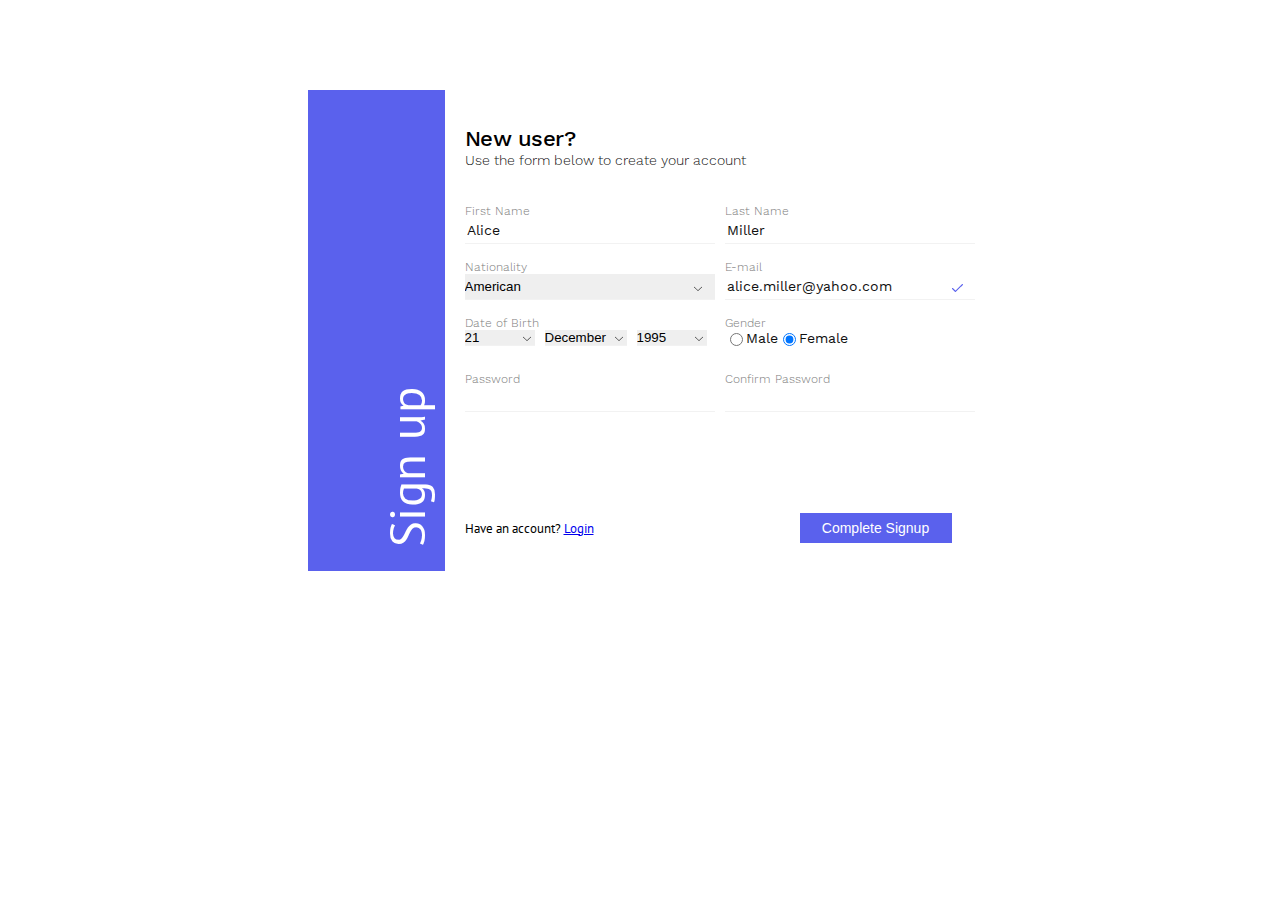
<file: index.html>
<!DOCTYPE html>
<html lang="en">

<head>
  <meta charset="UTF-8">
  <meta name="viewport" content="width=device-width, initial-scale=1.0">
  <meta http-equiv="X-UA-Compatible" content="ie=edge">
  <title>login singup</title>
  <!--Шрифты-->
  <link rel="stylesheet" href="./Fonts/work-pt-sans/stylesheet.css">
  <!--Стили оформления-->
  <!-- <link rel="stylesheet" href="./css/main_stylestyle.css"> -->
  <link rel="stylesheet" href="./css/min.css">
  <link rel="stylesheet" href="./css/reset.css">
</head>

<body>
  <div class="container">
    <div class="left-col">
      <span>Sign up</span>
    </div>
    <div class="right-col">
      <div class="right-col__title">
        New user?
      </div>
      <div class="right-col__subtitle">
        Use the form below to create your account
      </div>
      <form action="#" class="form">
        <div class="form__item">
          <span class="form__item-title">First Name</span>
          <input type="text" value="" placeholder="Alice" class="form__item-input">
        </div>
        <div class="form__item">
          <span class="form__item-title">Last Name</span>
          <input type="text" value="" placeholder="Miller" class="form__item-input">
        </div>
        <div class="form__item">
          <span class="form__item-title">Nationality</span>
          <select name="Nationality" id="Nationality" class="form__item-input arrow">
            <option>American</option>
          </select>
        </div>
        <div class="form__item">
          <span class="form__item-title ">E-mail</span>
          <input type="text" value="" placeholder="alice.miller@yahoo.com" class="form__item-input check">
        </div>
        <div class="form__item">
          <span class="form__item-title">Date of Birth </span>
          <div class="form__item-input-wrap">
            <select name="" id="" class="form__item-input arrow form__item-input_birth">
              <option value="">21</option>
            </select>
            <select name="" id="" class="form__item-input arrow form__item-input_birth">
              <option value="">December</option>
            </select>
            <select name="" id="" class="form__item-input arrow form__item-input_birth">
              <option value="">1995</option>
            </select>
          </div>
        </div>
        <div class="form__item">
          <span class="form__item-title">Gender </span>
          <div class="form__item-input-wrap">
            <input type="radio" name="Gender" id="input-male">
            <label for="input-male" class="form__item-input_label">Male</label>
            <input type="radio" name="Gender" id="input-female" checked>
            <label for="input-female" class="form__item-input_label">Female</label>
          </div>
        </div>
        <div class="form__item">
          <span class="form__item-title">Password</span>
          <input type="password" value="" placeholder="" class="form__item-input">
        </div>
        <div class="form__item">
          <span class="form__item-title">Confirm Password</span>
          <input type="password" value="" placeholder="" class="form__item-input">
        </div>
      </form>
      <div class="right-col__send">
        <span class="right-col__send-account">Have an account?
          <a href="#">Login</a></span>
        <input type="button" value="Complete Signup" class="right-col__send-btn">
      </div>
    </div>
  </div>
</body>

</html>
</file>
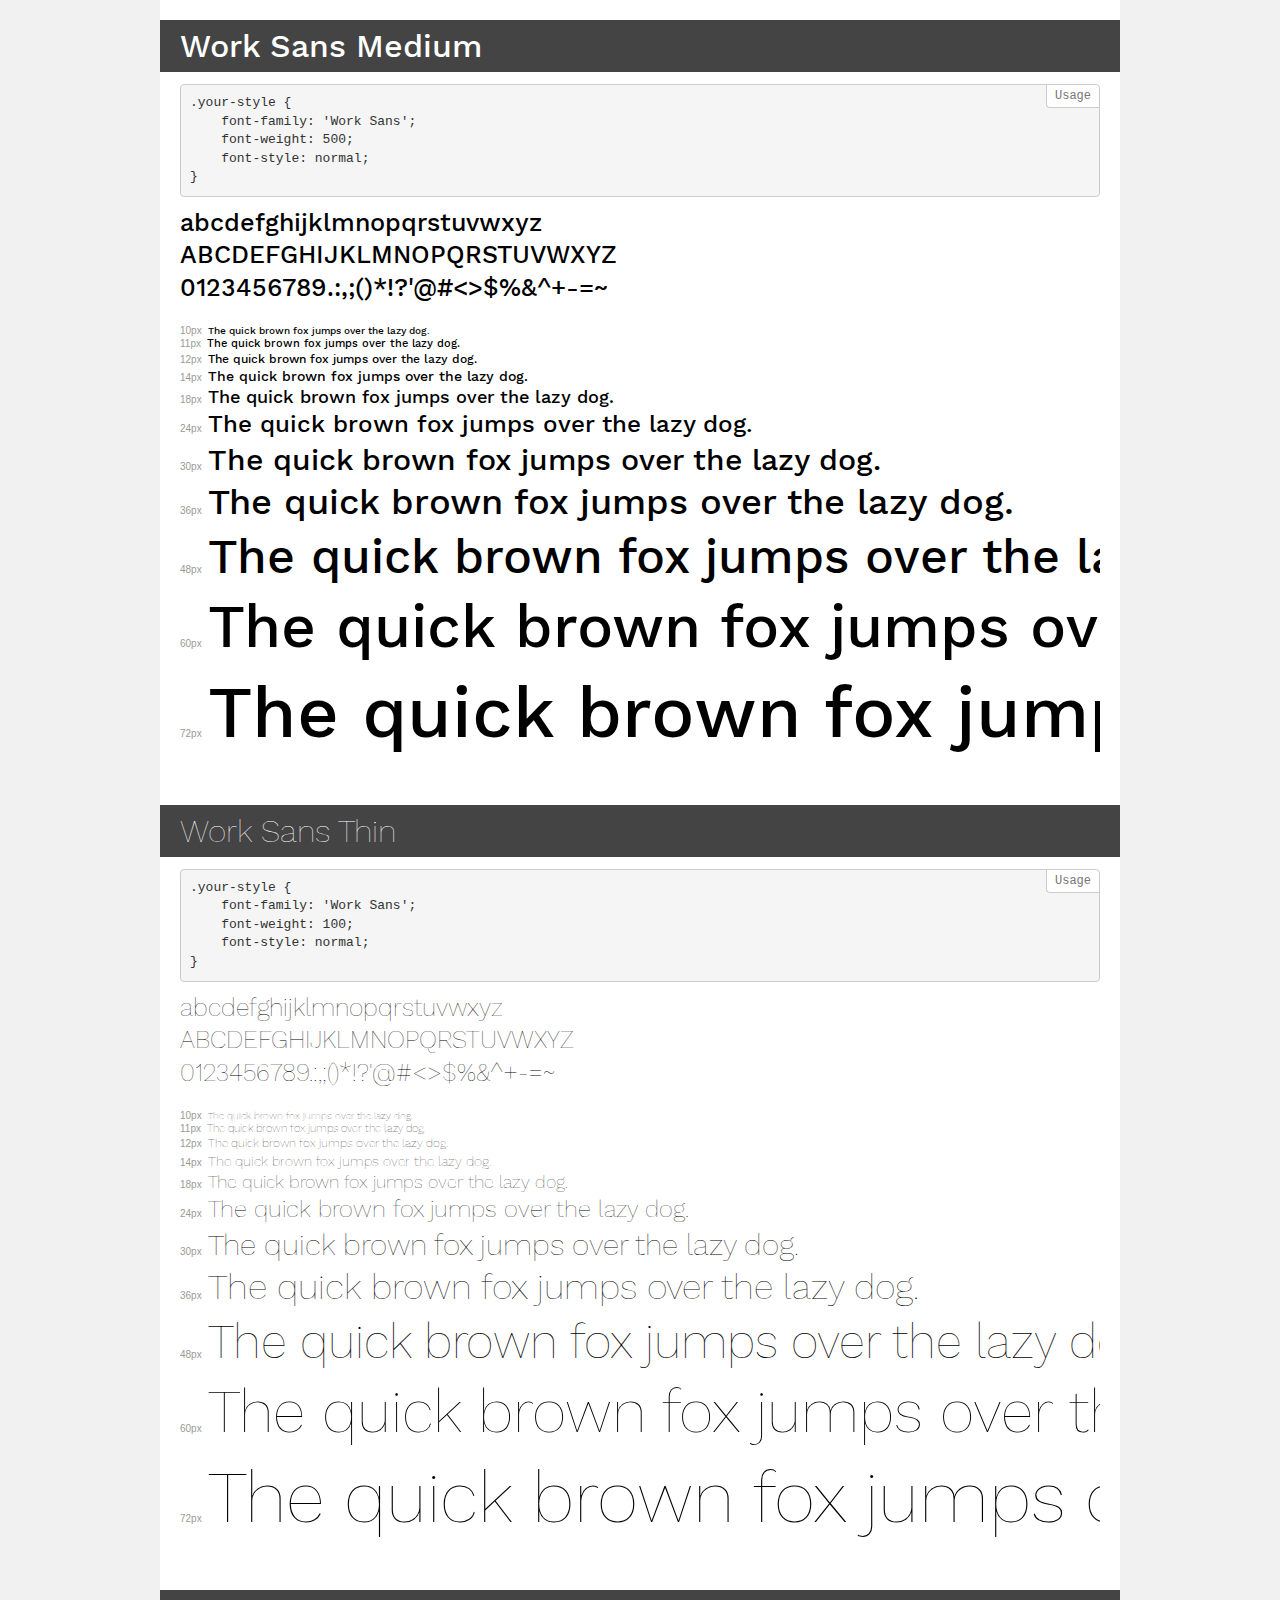
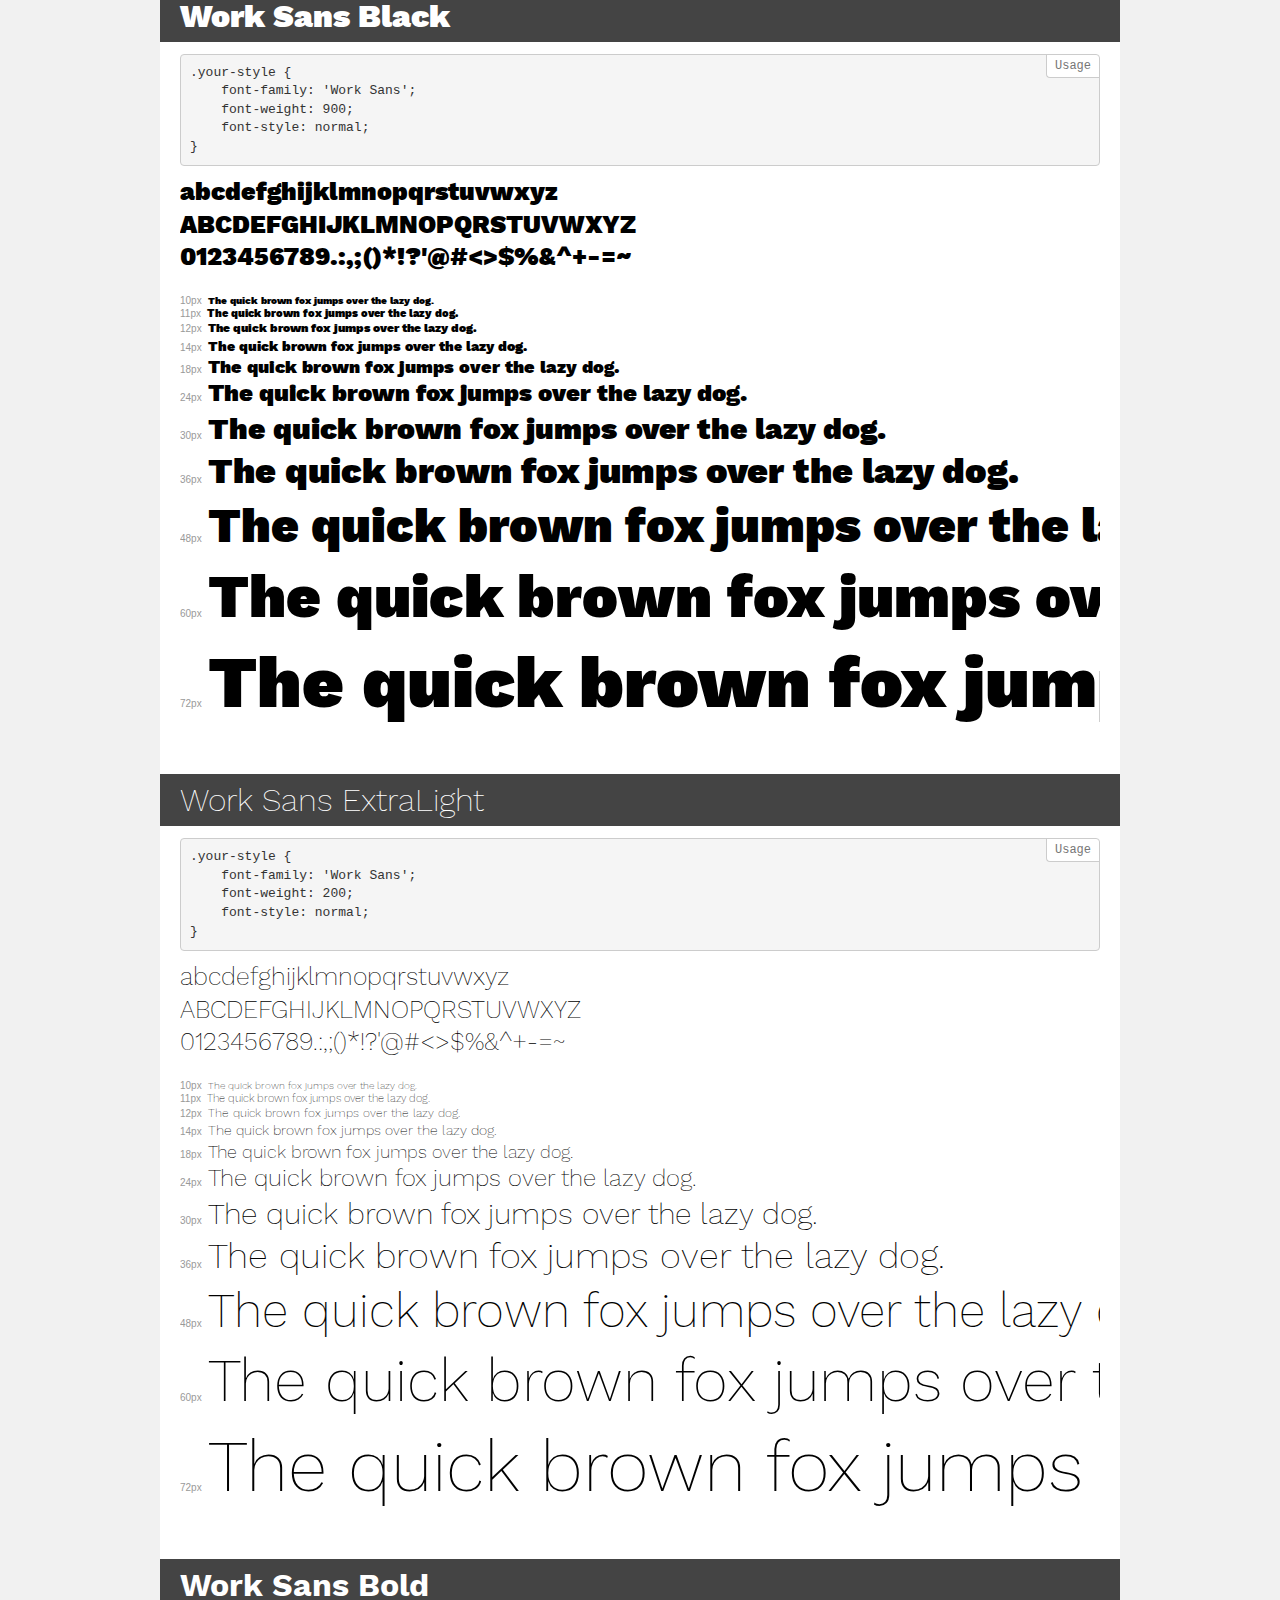
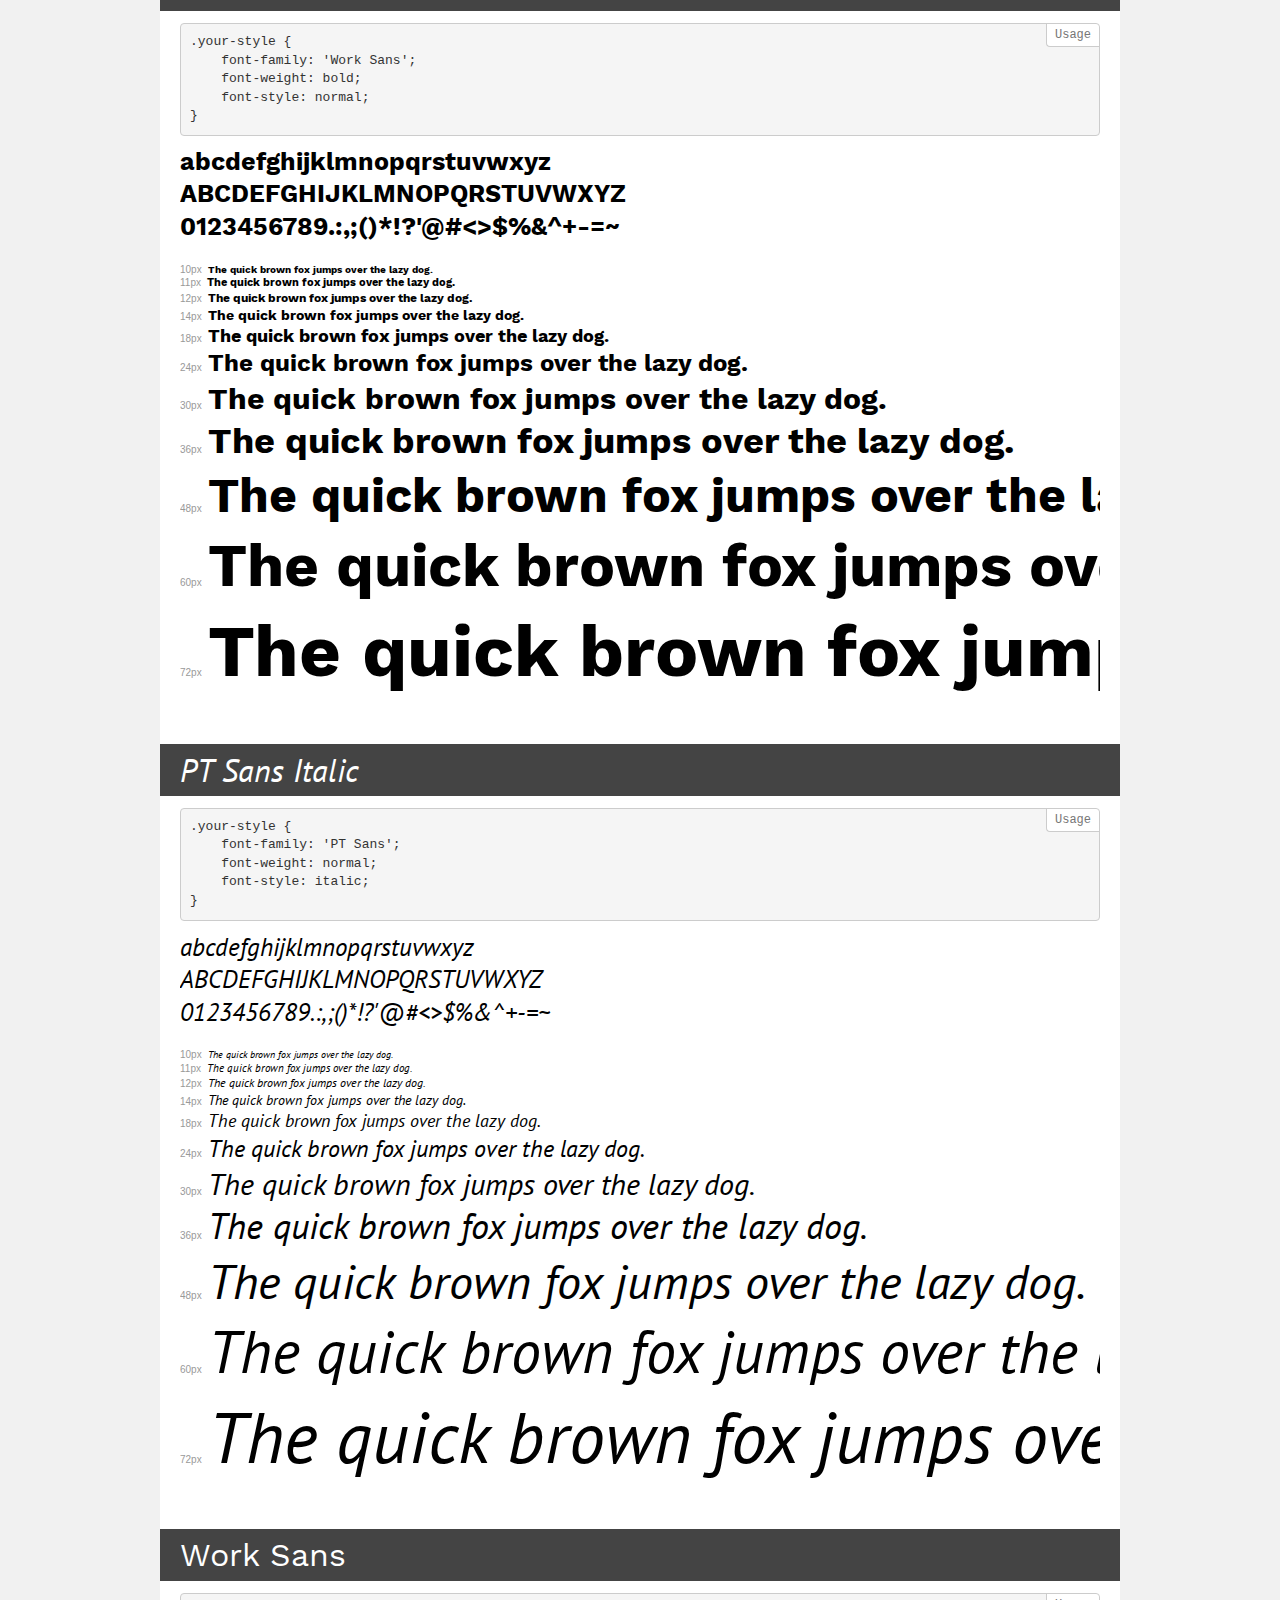
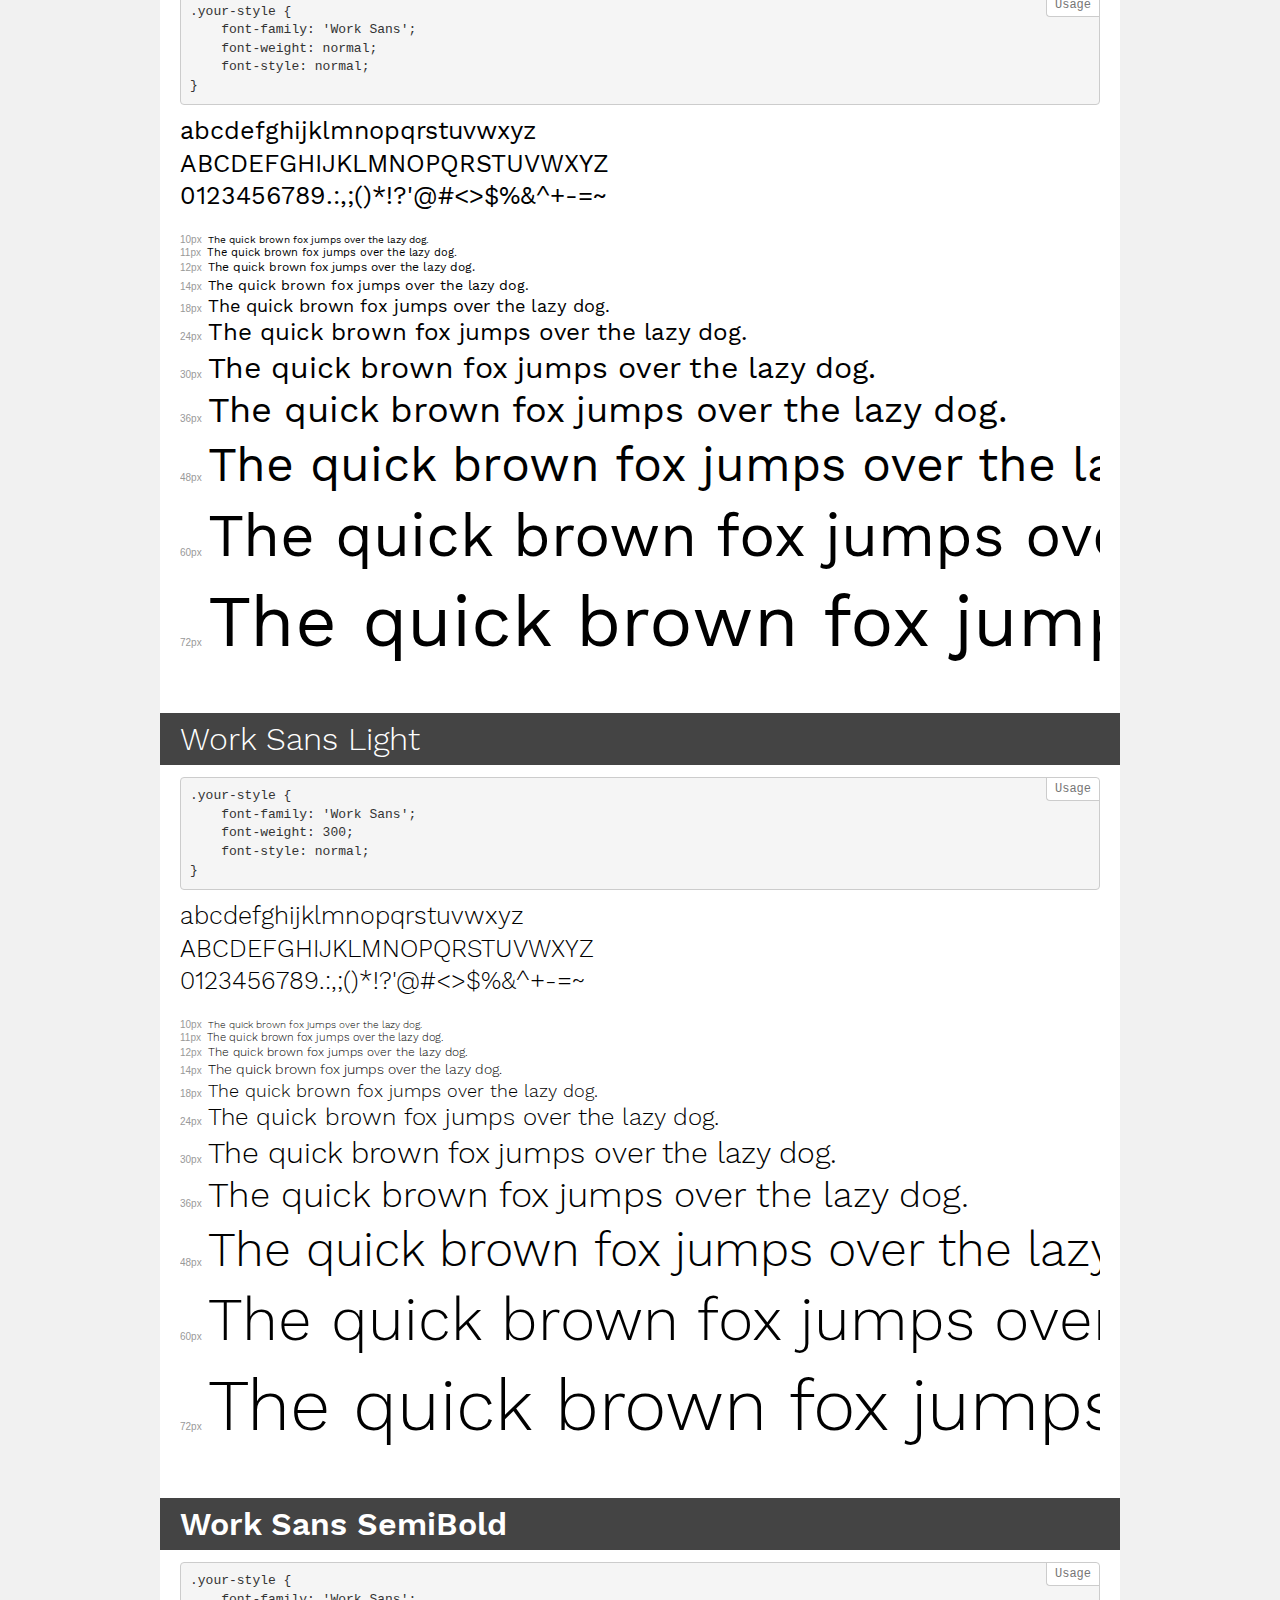
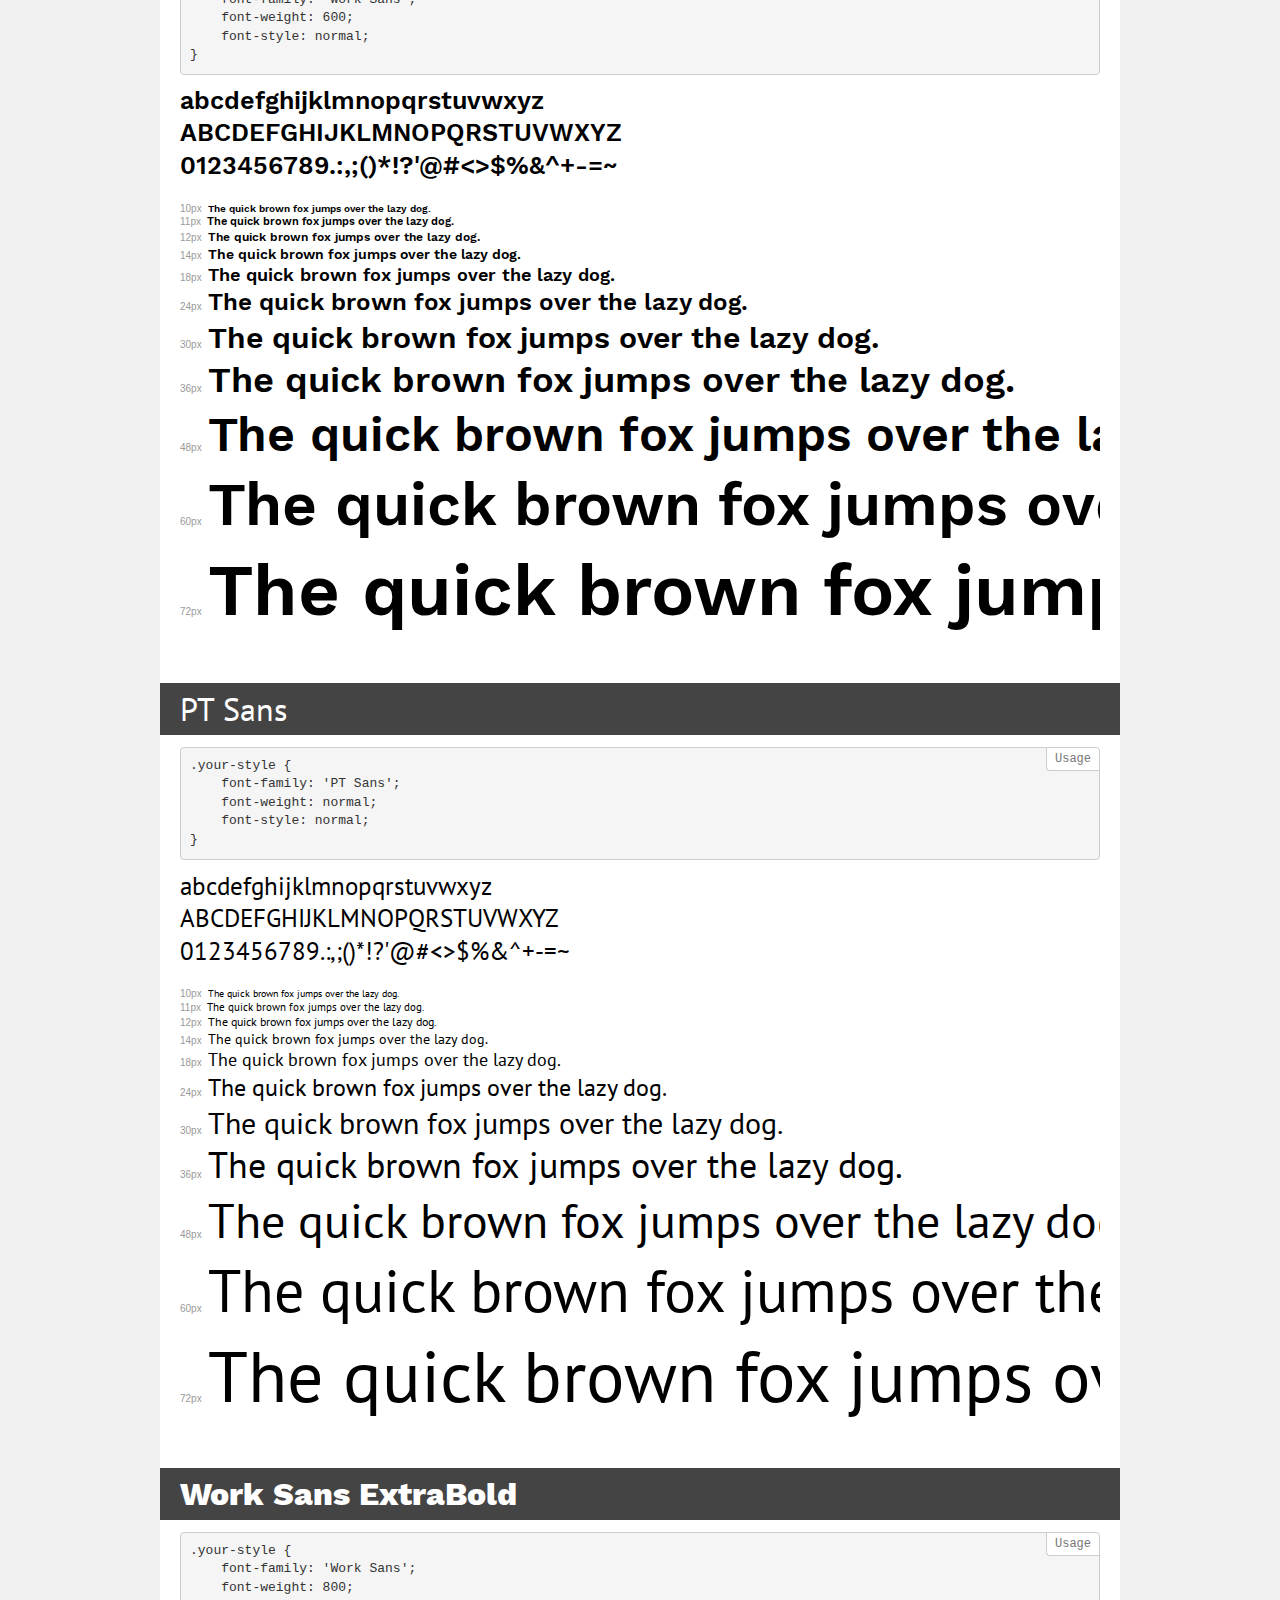
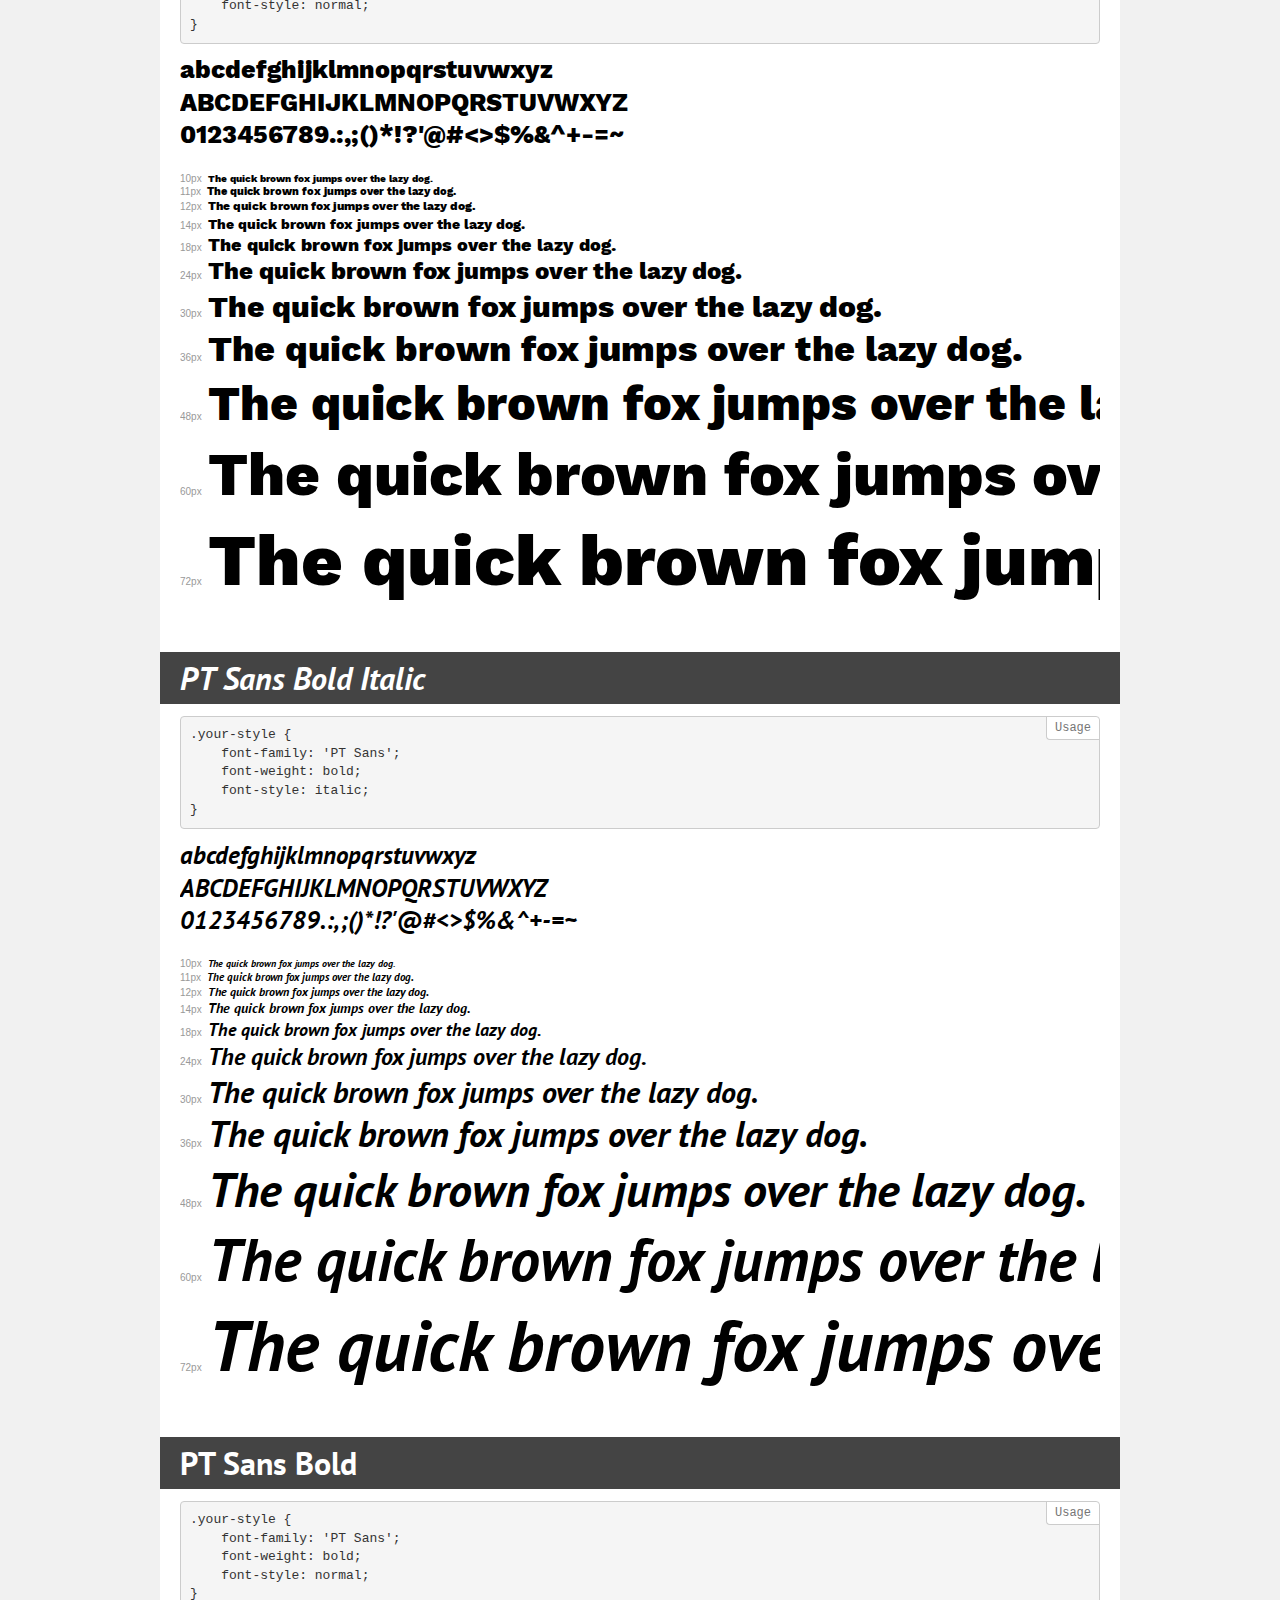
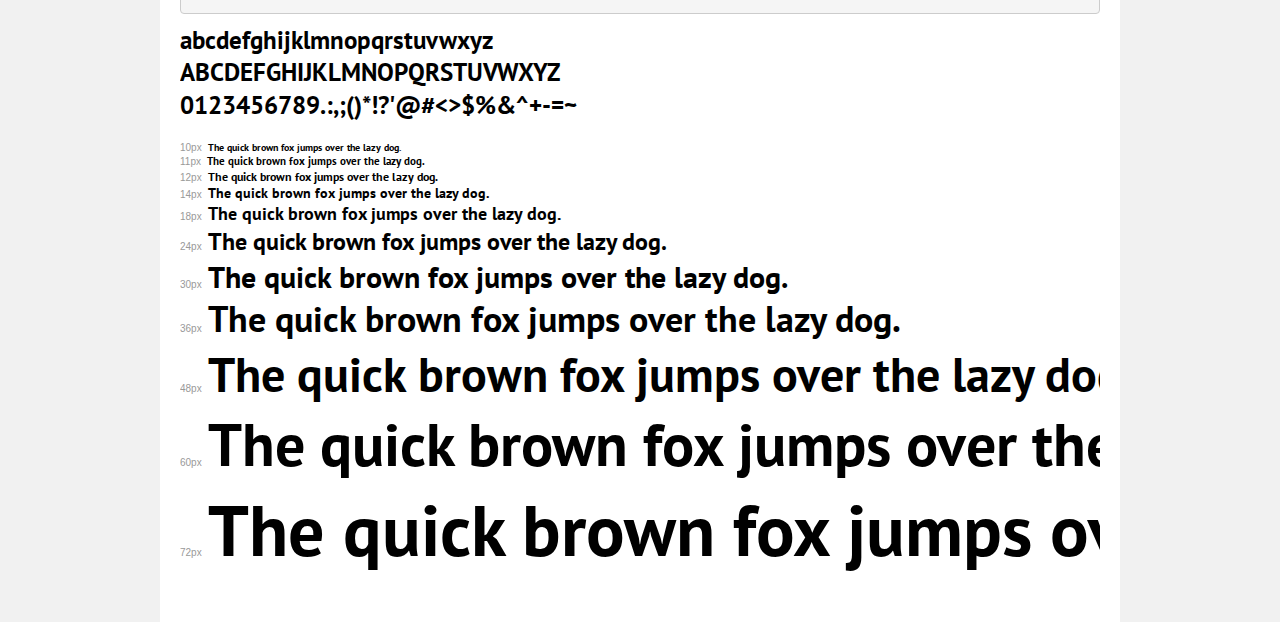
<file: Fonts/work-pt-sans/demo.html>
<!DOCTYPE html>
<html>
<head>
    <meta charset="utf-8">
    <meta http-equiv="X-UA-Compatible" content="IE=edge">
    <meta name="viewport" content="width=device-width, initial-scale=1">
    <meta name="robots" content="noindex, noarchive">
    <meta name="format-detection" content="telephone=no">
    <title>Transfonter demo</title>
    <link href="stylesheet.css" rel="stylesheet">
    <style>
        /*
        http://meyerweb.com/eric/tools/css/reset/
        v2.0 | 20110126
        License: none (public domain)
        */
        html, body, div, span, applet, object, iframe,
        h1, h2, h3, h4, h5, h6, p, blockquote, pre,
        a, abbr, acronym, address, big, cite, code,
        del, dfn, em, img, ins, kbd, q, s, samp,
        small, strike, strong, sub, sup, tt, var,
        b, u, i, center,
        dl, dt, dd, ol, ul, li,
        fieldset, form, label, legend,
        table, caption, tbody, tfoot, thead, tr, th, td,
        article, aside, canvas, details, embed,
        figure, figcaption, footer, header, hgroup,
        menu, nav, output, ruby, section, summary,
        time, mark, audio, video {
            margin: 0;
            padding: 0;
            border: 0;
            font-size: 100%;
            font: inherit;
            vertical-align: baseline;
        }
        /* HTML5 display-role reset for older browsers */
        article, aside, details, figcaption, figure,
        footer, header, hgroup, menu, nav, section {
            display: block;
        }
        body {
            line-height: 1;
        }
        ol, ul {
            list-style: none;
        }
        blockquote, q {
            quotes: none;
        }
        blockquote:before, blockquote:after,
        q:before, q:after {
            content: '';
            content: none;
        }
        table {
            border-collapse: collapse;
            border-spacing: 0;
        }
        /* common styles */
        body {
            background: #f1f1f1;
            color: #000;
        }
        .page {
            background: #fff;
            width: 920px;
            margin: 0 auto;
            padding: 20px 20px 0 20px;
            overflow: hidden;
        }
        .font-container {
            overflow-x: auto;
            overflow-y: hidden;
            margin-bottom: 40px;
            line-height: 1.3;
            white-space: nowrap;
            padding-bottom: 5px;
        }
        h1 {
            position: relative;
            background: #444;
            font-size: 32px;
            color: #fff;
            padding: 10px 20px;
            margin: 0 -20px 12px -20px;
        }
        .letters {
            font-size: 25px;
            margin-bottom: 20px;
        }
        .s10:before {
            content: '10px';
        }
        .s11:before {
            content: '11px';
        }
        .s12:before {
            content: '12px';
        }
        .s14:before {
            content: '14px';
        }
        .s18:before {
            content: '18px';
        }
        .s24:before {
            content: '24px';
        }
        .s30:before {
            content: '30px';
        }
        .s36:before {
            content: '36px';
        }
        .s48:before {
            content: '48px';
        }
        .s60:before {
            content: '60px';
        }
        .s72:before {
            content: '72px';
        }
        .s10:before, .s11:before, .s12:before, .s14:before,
        .s18:before, .s24:before, .s30:before, .s36:before,
        .s48:before, .s60:before, .s72:before {
            font-family: Arial, sans-serif;
            font-size: 10px;
            font-weight: normal;
            font-style: normal;
            color: #999;
            padding-right: 6px;
        }
        pre {
            display: block;
            position: relative;
            padding: 9px;
            margin: 0 0 10px;
            font-family: Monaco, Menlo, Consolas, "Courier New", monospace !important;
            font-size: 13px;
            line-height: 1.428571429;
            color: #333;
            font-weight: normal !important;
            font-style: normal !important;
            background-color: #f5f5f5;
            border: 1px solid #ccc;
            overflow-x: auto;
            border-radius: 4px;
        }
        pre:after {
            display: block;
            position: absolute;
            right: 0;
            top: 0;
            content: 'Usage';
            line-height: 1;
            padding: 5px 8px;
            font-size: 12px;
            color: #767676;
            background-color: #fff;
            border: 1px solid #ccc;
            border-right: none;
            border-top: none;
            border-radius: 0 4px 0 4px;
            z-index: 10;
        }
        /* responsive */
        @media (max-width: 959px) {
            .page {
                width: auto;
                margin: 0;
            }
        }
    </style>
</head>
<body>
<div class="page">
    <div class="demo" style="font-family: 'Work Sans'; font-weight: 500; font-style: normal;">
        <h1>Work Sans Medium</h1>
        <pre>.your-style {
    font-family: 'Work Sans';
    font-weight: 500;
    font-style: normal;
}</pre>
        <div class="font-container">
            <p class="letters">
                abcdefghijklmnopqrstuvwxyz<br>
ABCDEFGHIJKLMNOPQRSTUVWXYZ<br>
                0123456789.:,;()*!?'@#<>$%&^+-=~
            </p>
            <p class="s10" style="font-size: 10px;">The quick brown fox jumps over the lazy dog.</p>
            <p class="s11" style="font-size: 11px;">The quick brown fox jumps over the lazy dog.</p>
            <p class="s12" style="font-size: 12px;">The quick brown fox jumps over the lazy dog.</p>
            <p class="s14" style="font-size: 14px;">The quick brown fox jumps over the lazy dog.</p>
            <p class="s18" style="font-size: 18px;">The quick brown fox jumps over the lazy dog.</p>
            <p class="s24" style="font-size: 24px;">The quick brown fox jumps over the lazy dog.</p>
            <p class="s30" style="font-size: 30px;">The quick brown fox jumps over the lazy dog.</p>
            <p class="s36" style="font-size: 36px;">The quick brown fox jumps over the lazy dog.</p>
            <p class="s48" style="font-size: 48px;">The quick brown fox jumps over the lazy dog.</p>
            <p class="s60" style="font-size: 60px;">The quick brown fox jumps over the lazy dog.</p>
            <p class="s72" style="font-size: 72px;">The quick brown fox jumps over the lazy dog.</p>
        </div>
    </div>
    <div class="demo" style="font-family: 'Work Sans'; font-weight: 100; font-style: normal;">
        <h1>Work Sans Thin</h1>
        <pre>.your-style {
    font-family: 'Work Sans';
    font-weight: 100;
    font-style: normal;
}</pre>
        <div class="font-container">
            <p class="letters">
                abcdefghijklmnopqrstuvwxyz<br>
ABCDEFGHIJKLMNOPQRSTUVWXYZ<br>
                0123456789.:,;()*!?'@#<>$%&^+-=~
            </p>
            <p class="s10" style="font-size: 10px;">The quick brown fox jumps over the lazy dog.</p>
            <p class="s11" style="font-size: 11px;">The quick brown fox jumps over the lazy dog.</p>
            <p class="s12" style="font-size: 12px;">The quick brown fox jumps over the lazy dog.</p>
            <p class="s14" style="font-size: 14px;">The quick brown fox jumps over the lazy dog.</p>
            <p class="s18" style="font-size: 18px;">The quick brown fox jumps over the lazy dog.</p>
            <p class="s24" style="font-size: 24px;">The quick brown fox jumps over the lazy dog.</p>
            <p class="s30" style="font-size: 30px;">The quick brown fox jumps over the lazy dog.</p>
            <p class="s36" style="font-size: 36px;">The quick brown fox jumps over the lazy dog.</p>
            <p class="s48" style="font-size: 48px;">The quick brown fox jumps over the lazy dog.</p>
            <p class="s60" style="font-size: 60px;">The quick brown fox jumps over the lazy dog.</p>
            <p class="s72" style="font-size: 72px;">The quick brown fox jumps over the lazy dog.</p>
        </div>
    </div>
    <div class="demo" style="font-family: 'Work Sans'; font-weight: 900; font-style: normal;">
        <h1>Work Sans Black</h1>
        <pre>.your-style {
    font-family: 'Work Sans';
    font-weight: 900;
    font-style: normal;
}</pre>
        <div class="font-container">
            <p class="letters">
                abcdefghijklmnopqrstuvwxyz<br>
ABCDEFGHIJKLMNOPQRSTUVWXYZ<br>
                0123456789.:,;()*!?'@#<>$%&^+-=~
            </p>
            <p class="s10" style="font-size: 10px;">The quick brown fox jumps over the lazy dog.</p>
            <p class="s11" style="font-size: 11px;">The quick brown fox jumps over the lazy dog.</p>
            <p class="s12" style="font-size: 12px;">The quick brown fox jumps over the lazy dog.</p>
            <p class="s14" style="font-size: 14px;">The quick brown fox jumps over the lazy dog.</p>
            <p class="s18" style="font-size: 18px;">The quick brown fox jumps over the lazy dog.</p>
            <p class="s24" style="font-size: 24px;">The quick brown fox jumps over the lazy dog.</p>
            <p class="s30" style="font-size: 30px;">The quick brown fox jumps over the lazy dog.</p>
            <p class="s36" style="font-size: 36px;">The quick brown fox jumps over the lazy dog.</p>
            <p class="s48" style="font-size: 48px;">The quick brown fox jumps over the lazy dog.</p>
            <p class="s60" style="font-size: 60px;">The quick brown fox jumps over the lazy dog.</p>
            <p class="s72" style="font-size: 72px;">The quick brown fox jumps over the lazy dog.</p>
        </div>
    </div>
    <div class="demo" style="font-family: 'Work Sans'; font-weight: 200; font-style: normal;">
        <h1>Work Sans ExtraLight</h1>
        <pre>.your-style {
    font-family: 'Work Sans';
    font-weight: 200;
    font-style: normal;
}</pre>
        <div class="font-container">
            <p class="letters">
                abcdefghijklmnopqrstuvwxyz<br>
ABCDEFGHIJKLMNOPQRSTUVWXYZ<br>
                0123456789.:,;()*!?'@#<>$%&^+-=~
            </p>
            <p class="s10" style="font-size: 10px;">The quick brown fox jumps over the lazy dog.</p>
            <p class="s11" style="font-size: 11px;">The quick brown fox jumps over the lazy dog.</p>
            <p class="s12" style="font-size: 12px;">The quick brown fox jumps over the lazy dog.</p>
            <p class="s14" style="font-size: 14px;">The quick brown fox jumps over the lazy dog.</p>
            <p class="s18" style="font-size: 18px;">The quick brown fox jumps over the lazy dog.</p>
            <p class="s24" style="font-size: 24px;">The quick brown fox jumps over the lazy dog.</p>
            <p class="s30" style="font-size: 30px;">The quick brown fox jumps over the lazy dog.</p>
            <p class="s36" style="font-size: 36px;">The quick brown fox jumps over the lazy dog.</p>
            <p class="s48" style="font-size: 48px;">The quick brown fox jumps over the lazy dog.</p>
            <p class="s60" style="font-size: 60px;">The quick brown fox jumps over the lazy dog.</p>
            <p class="s72" style="font-size: 72px;">The quick brown fox jumps over the lazy dog.</p>
        </div>
    </div>
    <div class="demo" style="font-family: 'Work Sans'; font-weight: bold; font-style: normal;">
        <h1>Work Sans Bold</h1>
        <pre>.your-style {
    font-family: 'Work Sans';
    font-weight: bold;
    font-style: normal;
}</pre>
        <div class="font-container">
            <p class="letters">
                abcdefghijklmnopqrstuvwxyz<br>
ABCDEFGHIJKLMNOPQRSTUVWXYZ<br>
                0123456789.:,;()*!?'@#<>$%&^+-=~
            </p>
            <p class="s10" style="font-size: 10px;">The quick brown fox jumps over the lazy dog.</p>
            <p class="s11" style="font-size: 11px;">The quick brown fox jumps over the lazy dog.</p>
            <p class="s12" style="font-size: 12px;">The quick brown fox jumps over the lazy dog.</p>
            <p class="s14" style="font-size: 14px;">The quick brown fox jumps over the lazy dog.</p>
            <p class="s18" style="font-size: 18px;">The quick brown fox jumps over the lazy dog.</p>
            <p class="s24" style="font-size: 24px;">The quick brown fox jumps over the lazy dog.</p>
            <p class="s30" style="font-size: 30px;">The quick brown fox jumps over the lazy dog.</p>
            <p class="s36" style="font-size: 36px;">The quick brown fox jumps over the lazy dog.</p>
            <p class="s48" style="font-size: 48px;">The quick brown fox jumps over the lazy dog.</p>
            <p class="s60" style="font-size: 60px;">The quick brown fox jumps over the lazy dog.</p>
            <p class="s72" style="font-size: 72px;">The quick brown fox jumps over the lazy dog.</p>
        </div>
    </div>
    <div class="demo" style="font-family: 'PT Sans'; font-weight: normal; font-style: italic;">
        <h1>PT Sans Italic</h1>
        <pre>.your-style {
    font-family: 'PT Sans';
    font-weight: normal;
    font-style: italic;
}</pre>
        <div class="font-container">
            <p class="letters">
                abcdefghijklmnopqrstuvwxyz<br>
ABCDEFGHIJKLMNOPQRSTUVWXYZ<br>
                0123456789.:,;()*!?'@#<>$%&^+-=~
            </p>
            <p class="s10" style="font-size: 10px;">The quick brown fox jumps over the lazy dog.</p>
            <p class="s11" style="font-size: 11px;">The quick brown fox jumps over the lazy dog.</p>
            <p class="s12" style="font-size: 12px;">The quick brown fox jumps over the lazy dog.</p>
            <p class="s14" style="font-size: 14px;">The quick brown fox jumps over the lazy dog.</p>
            <p class="s18" style="font-size: 18px;">The quick brown fox jumps over the lazy dog.</p>
            <p class="s24" style="font-size: 24px;">The quick brown fox jumps over the lazy dog.</p>
            <p class="s30" style="font-size: 30px;">The quick brown fox jumps over the lazy dog.</p>
            <p class="s36" style="font-size: 36px;">The quick brown fox jumps over the lazy dog.</p>
            <p class="s48" style="font-size: 48px;">The quick brown fox jumps over the lazy dog.</p>
            <p class="s60" style="font-size: 60px;">The quick brown fox jumps over the lazy dog.</p>
            <p class="s72" style="font-size: 72px;">The quick brown fox jumps over the lazy dog.</p>
        </div>
    </div>
    <div class="demo" style="font-family: 'Work Sans'; font-weight: normal; font-style: normal;">
        <h1>Work Sans</h1>
        <pre>.your-style {
    font-family: 'Work Sans';
    font-weight: normal;
    font-style: normal;
}</pre>
        <div class="font-container">
            <p class="letters">
                abcdefghijklmnopqrstuvwxyz<br>
ABCDEFGHIJKLMNOPQRSTUVWXYZ<br>
                0123456789.:,;()*!?'@#<>$%&^+-=~
            </p>
            <p class="s10" style="font-size: 10px;">The quick brown fox jumps over the lazy dog.</p>
            <p class="s11" style="font-size: 11px;">The quick brown fox jumps over the lazy dog.</p>
            <p class="s12" style="font-size: 12px;">The quick brown fox jumps over the lazy dog.</p>
            <p class="s14" style="font-size: 14px;">The quick brown fox jumps over the lazy dog.</p>
            <p class="s18" style="font-size: 18px;">The quick brown fox jumps over the lazy dog.</p>
            <p class="s24" style="font-size: 24px;">The quick brown fox jumps over the lazy dog.</p>
            <p class="s30" style="font-size: 30px;">The quick brown fox jumps over the lazy dog.</p>
            <p class="s36" style="font-size: 36px;">The quick brown fox jumps over the lazy dog.</p>
            <p class="s48" style="font-size: 48px;">The quick brown fox jumps over the lazy dog.</p>
            <p class="s60" style="font-size: 60px;">The quick brown fox jumps over the lazy dog.</p>
            <p class="s72" style="font-size: 72px;">The quick brown fox jumps over the lazy dog.</p>
        </div>
    </div>
    <div class="demo" style="font-family: 'Work Sans'; font-weight: 300; font-style: normal;">
        <h1>Work Sans Light</h1>
        <pre>.your-style {
    font-family: 'Work Sans';
    font-weight: 300;
    font-style: normal;
}</pre>
        <div class="font-container">
            <p class="letters">
                abcdefghijklmnopqrstuvwxyz<br>
ABCDEFGHIJKLMNOPQRSTUVWXYZ<br>
                0123456789.:,;()*!?'@#<>$%&^+-=~
            </p>
            <p class="s10" style="font-size: 10px;">The quick brown fox jumps over the lazy dog.</p>
            <p class="s11" style="font-size: 11px;">The quick brown fox jumps over the lazy dog.</p>
            <p class="s12" style="font-size: 12px;">The quick brown fox jumps over the lazy dog.</p>
            <p class="s14" style="font-size: 14px;">The quick brown fox jumps over the lazy dog.</p>
            <p class="s18" style="font-size: 18px;">The quick brown fox jumps over the lazy dog.</p>
            <p class="s24" style="font-size: 24px;">The quick brown fox jumps over the lazy dog.</p>
            <p class="s30" style="font-size: 30px;">The quick brown fox jumps over the lazy dog.</p>
            <p class="s36" style="font-size: 36px;">The quick brown fox jumps over the lazy dog.</p>
            <p class="s48" style="font-size: 48px;">The quick brown fox jumps over the lazy dog.</p>
            <p class="s60" style="font-size: 60px;">The quick brown fox jumps over the lazy dog.</p>
            <p class="s72" style="font-size: 72px;">The quick brown fox jumps over the lazy dog.</p>
        </div>
    </div>
    <div class="demo" style="font-family: 'Work Sans'; font-weight: 600; font-style: normal;">
        <h1>Work Sans SemiBold</h1>
        <pre>.your-style {
    font-family: 'Work Sans';
    font-weight: 600;
    font-style: normal;
}</pre>
        <div class="font-container">
            <p class="letters">
                abcdefghijklmnopqrstuvwxyz<br>
ABCDEFGHIJKLMNOPQRSTUVWXYZ<br>
                0123456789.:,;()*!?'@#<>$%&^+-=~
            </p>
            <p class="s10" style="font-size: 10px;">The quick brown fox jumps over the lazy dog.</p>
            <p class="s11" style="font-size: 11px;">The quick brown fox jumps over the lazy dog.</p>
            <p class="s12" style="font-size: 12px;">The quick brown fox jumps over the lazy dog.</p>
            <p class="s14" style="font-size: 14px;">The quick brown fox jumps over the lazy dog.</p>
            <p class="s18" style="font-size: 18px;">The quick brown fox jumps over the lazy dog.</p>
            <p class="s24" style="font-size: 24px;">The quick brown fox jumps over the lazy dog.</p>
            <p class="s30" style="font-size: 30px;">The quick brown fox jumps over the lazy dog.</p>
            <p class="s36" style="font-size: 36px;">The quick brown fox jumps over the lazy dog.</p>
            <p class="s48" style="font-size: 48px;">The quick brown fox jumps over the lazy dog.</p>
            <p class="s60" style="font-size: 60px;">The quick brown fox jumps over the lazy dog.</p>
            <p class="s72" style="font-size: 72px;">The quick brown fox jumps over the lazy dog.</p>
        </div>
    </div>
    <div class="demo" style="font-family: 'PT Sans'; font-weight: normal; font-style: normal;">
        <h1>PT Sans</h1>
        <pre>.your-style {
    font-family: 'PT Sans';
    font-weight: normal;
    font-style: normal;
}</pre>
        <div class="font-container">
            <p class="letters">
                abcdefghijklmnopqrstuvwxyz<br>
ABCDEFGHIJKLMNOPQRSTUVWXYZ<br>
                0123456789.:,;()*!?'@#<>$%&^+-=~
            </p>
            <p class="s10" style="font-size: 10px;">The quick brown fox jumps over the lazy dog.</p>
            <p class="s11" style="font-size: 11px;">The quick brown fox jumps over the lazy dog.</p>
            <p class="s12" style="font-size: 12px;">The quick brown fox jumps over the lazy dog.</p>
            <p class="s14" style="font-size: 14px;">The quick brown fox jumps over the lazy dog.</p>
            <p class="s18" style="font-size: 18px;">The quick brown fox jumps over the lazy dog.</p>
            <p class="s24" style="font-size: 24px;">The quick brown fox jumps over the lazy dog.</p>
            <p class="s30" style="font-size: 30px;">The quick brown fox jumps over the lazy dog.</p>
            <p class="s36" style="font-size: 36px;">The quick brown fox jumps over the lazy dog.</p>
            <p class="s48" style="font-size: 48px;">The quick brown fox jumps over the lazy dog.</p>
            <p class="s60" style="font-size: 60px;">The quick brown fox jumps over the lazy dog.</p>
            <p class="s72" style="font-size: 72px;">The quick brown fox jumps over the lazy dog.</p>
        </div>
    </div>
    <div class="demo" style="font-family: 'Work Sans'; font-weight: 800; font-style: normal;">
        <h1>Work Sans ExtraBold</h1>
        <pre>.your-style {
    font-family: 'Work Sans';
    font-weight: 800;
    font-style: normal;
}</pre>
        <div class="font-container">
            <p class="letters">
                abcdefghijklmnopqrstuvwxyz<br>
ABCDEFGHIJKLMNOPQRSTUVWXYZ<br>
                0123456789.:,;()*!?'@#<>$%&^+-=~
            </p>
            <p class="s10" style="font-size: 10px;">The quick brown fox jumps over the lazy dog.</p>
            <p class="s11" style="font-size: 11px;">The quick brown fox jumps over the lazy dog.</p>
            <p class="s12" style="font-size: 12px;">The quick brown fox jumps over the lazy dog.</p>
            <p class="s14" style="font-size: 14px;">The quick brown fox jumps over the lazy dog.</p>
            <p class="s18" style="font-size: 18px;">The quick brown fox jumps over the lazy dog.</p>
            <p class="s24" style="font-size: 24px;">The quick brown fox jumps over the lazy dog.</p>
            <p class="s30" style="font-size: 30px;">The quick brown fox jumps over the lazy dog.</p>
            <p class="s36" style="font-size: 36px;">The quick brown fox jumps over the lazy dog.</p>
            <p class="s48" style="font-size: 48px;">The quick brown fox jumps over the lazy dog.</p>
            <p class="s60" style="font-size: 60px;">The quick brown fox jumps over the lazy dog.</p>
            <p class="s72" style="font-size: 72px;">The quick brown fox jumps over the lazy dog.</p>
        </div>
    </div>
    <div class="demo" style="font-family: 'PT Sans'; font-weight: bold; font-style: italic;">
        <h1>PT Sans Bold Italic</h1>
        <pre>.your-style {
    font-family: 'PT Sans';
    font-weight: bold;
    font-style: italic;
}</pre>
        <div class="font-container">
            <p class="letters">
                abcdefghijklmnopqrstuvwxyz<br>
ABCDEFGHIJKLMNOPQRSTUVWXYZ<br>
                0123456789.:,;()*!?'@#<>$%&^+-=~
            </p>
            <p class="s10" style="font-size: 10px;">The quick brown fox jumps over the lazy dog.</p>
            <p class="s11" style="font-size: 11px;">The quick brown fox jumps over the lazy dog.</p>
            <p class="s12" style="font-size: 12px;">The quick brown fox jumps over the lazy dog.</p>
            <p class="s14" style="font-size: 14px;">The quick brown fox jumps over the lazy dog.</p>
            <p class="s18" style="font-size: 18px;">The quick brown fox jumps over the lazy dog.</p>
            <p class="s24" style="font-size: 24px;">The quick brown fox jumps over the lazy dog.</p>
            <p class="s30" style="font-size: 30px;">The quick brown fox jumps over the lazy dog.</p>
            <p class="s36" style="font-size: 36px;">The quick brown fox jumps over the lazy dog.</p>
            <p class="s48" style="font-size: 48px;">The quick brown fox jumps over the lazy dog.</p>
            <p class="s60" style="font-size: 60px;">The quick brown fox jumps over the lazy dog.</p>
            <p class="s72" style="font-size: 72px;">The quick brown fox jumps over the lazy dog.</p>
        </div>
    </div>
    <div class="demo" style="font-family: 'PT Sans'; font-weight: bold; font-style: normal;">
        <h1>PT Sans Bold</h1>
        <pre>.your-style {
    font-family: 'PT Sans';
    font-weight: bold;
    font-style: normal;
}</pre>
        <div class="font-container">
            <p class="letters">
                abcdefghijklmnopqrstuvwxyz<br>
ABCDEFGHIJKLMNOPQRSTUVWXYZ<br>
                0123456789.:,;()*!?'@#<>$%&^+-=~
            </p>
            <p class="s10" style="font-size: 10px;">The quick brown fox jumps over the lazy dog.</p>
            <p class="s11" style="font-size: 11px;">The quick brown fox jumps over the lazy dog.</p>
            <p class="s12" style="font-size: 12px;">The quick brown fox jumps over the lazy dog.</p>
            <p class="s14" style="font-size: 14px;">The quick brown fox jumps over the lazy dog.</p>
            <p class="s18" style="font-size: 18px;">The quick brown fox jumps over the lazy dog.</p>
            <p class="s24" style="font-size: 24px;">The quick brown fox jumps over the lazy dog.</p>
            <p class="s30" style="font-size: 30px;">The quick brown fox jumps over the lazy dog.</p>
            <p class="s36" style="font-size: 36px;">The quick brown fox jumps over the lazy dog.</p>
            <p class="s48" style="font-size: 48px;">The quick brown fox jumps over the lazy dog.</p>
            <p class="s60" style="font-size: 60px;">The quick brown fox jumps over the lazy dog.</p>
            <p class="s72" style="font-size: 72px;">The quick brown fox jumps over the lazy dog.</p>
        </div>
    </div>
</div>
</body>
</html>
</file>
<file: Fonts/work-pt-sans/stylesheet.css>
@font-face {
    font-family: 'Work Sans';
    src: url('WorkSans-Medium.woff2') format('woff2'),
        url('WorkSans-Medium.woff') format('woff'),
        url('WorkSans-Medium.ttf') format('truetype');
    font-weight: 500;
    font-style: normal;
}

@font-face {
    font-family: 'Work Sans';
    src: url('WorkSans-Thin.woff2') format('woff2'),
        url('WorkSans-Thin.woff') format('woff'),
        url('WorkSans-Thin.ttf') format('truetype');
    font-weight: 100;
    font-style: normal;
}

@font-face {
    font-family: 'Work Sans';
    src: url('WorkSans-Black.woff2') format('woff2'),
        url('WorkSans-Black.woff') format('woff'),
        url('WorkSans-Black.ttf') format('truetype');
    font-weight: 900;
    font-style: normal;
}

@font-face {
    font-family: 'Work Sans';
    src: url('WorkSans-ExtraLight.woff2') format('woff2'),
        url('WorkSans-ExtraLight.woff') format('woff'),
        url('WorkSans-ExtraLight.ttf') format('truetype');
    font-weight: 200;
    font-style: normal;
}

@font-face {
    font-family: 'Work Sans';
    src: url('WorkSans-Bold.woff2') format('woff2'),
        url('WorkSans-Bold.woff') format('woff'),
        url('WorkSans-Bold.ttf') format('truetype');
    font-weight: bold;
    font-style: normal;
}

@font-face {
    font-family: 'PT Sans';
    src: url('PTSans-Italic.woff2') format('woff2'),
        url('PTSans-Italic.woff') format('woff'),
        url('PTSans-Italic.ttf') format('truetype');
    font-weight: normal;
    font-style: italic;
}

@font-face {
    font-family: 'Work Sans';
    src: url('WorkSans-Regular.woff2') format('woff2'),
        url('WorkSans-Regular.woff') format('woff'),
        url('WorkSans-Regular.ttf') format('truetype');
    font-weight: normal;
    font-style: normal;
}

@font-face {
    font-family: 'Work Sans';
    src: url('WorkSans-Light.woff2') format('woff2'),
        url('WorkSans-Light.woff') format('woff'),
        url('WorkSans-Light.ttf') format('truetype');
    font-weight: 300;
    font-style: normal;
}

@font-face {
    font-family: 'Work Sans';
    src: url('WorkSans-SemiBold.woff2') format('woff2'),
        url('WorkSans-SemiBold.woff') format('woff'),
        url('WorkSans-SemiBold.ttf') format('truetype');
    font-weight: 600;
    font-style: normal;
}

@font-face {
    font-family: 'PT Sans';
    src: url('PTSans-Regular.woff2') format('woff2'),
        url('PTSans-Regular.woff') format('woff'),
        url('PTSans-Regular.ttf') format('truetype');
    font-weight: normal;
    font-style: normal;
}

@font-face {
    font-family: 'Work Sans';
    src: url('WorkSans-ExtraBold.woff2') format('woff2'),
        url('WorkSans-ExtraBold.woff') format('woff'),
        url('WorkSans-ExtraBold.ttf') format('truetype');
    font-weight: 800;
    font-style: normal;
}

@font-face {
    font-family: 'PT Sans';
    src: url('PTSans-BoldItalic.woff2') format('woff2'),
        url('PTSans-BoldItalic.woff') format('woff'),
        url('PTSans-BoldItalic.ttf') format('truetype');
    font-weight: bold;
    font-style: italic;
}

@font-face {
    font-family: 'PT Sans';
    src: url('PTSans-Bold.woff2') format('woff2'),
        url('PTSans-Bold.woff') format('woff'),
        url('PTSans-Bold.ttf') format('truetype');
    font-weight: bold;
    font-style: normal;
}
</file>
<file: css/main_stylestyle.css>
.left-col {
  display: -webkit-box;
  display: -ms-flexbox;
  display: flex;
  -webkit-box-pack: end;
      -ms-flex-pack: end;
          justify-content: flex-end;
  -webkit-box-orient: vertical;
  -webkit-box-direction: normal;
      -ms-flex-direction: column;
          flex-direction: column;
  width: 137px;
  height: 100%;
  background-color: #5A61ED;
}

.left-col span {
  display: inline-block;
  position: absolute;
  left: 19px;
  bottom: 73px;
  text-align: end;
  font-family: PT Sans;
  font-size: 49px;
  line-height: 63px;
  letter-spacing: 0.5px;
  color: #FFFFFF;
  -webkit-transform: rotate(-90deg);
          transform: rotate(-90deg);
}

.right-col {
  width: 528px;
  height: 100%;
  -webkit-box-sizing: border-box;
          box-sizing: border-box;
  padding: 36px 20px;
}

.right-col__title {
  font-weight: 500;
  font-size: 22px;
  line-height: 26px;
  letter-spacing: -0.46px;
}

.right-col__subtitle {
  font-weight: 300;
  font-size: 14px;
  line-height: 16px;
  color: #111111;
}

.right-col__send {
  display: -webkit-box;
  display: -ms-flexbox;
  display: flex;
  -webkit-box-pack: justify;
      -ms-flex-pack: justify;
          justify-content: space-between;
  -webkit-box-align: center;
      -ms-flex-align: center;
          align-items: center;
  margin-top: 100px;
  font-family: PT Sans;
}

.right-col__send-btn {
  height: 32px;
  width: 154px;
  background: #5A61ED;
  border: 0.5px solid #FFFFFF;
  font-size: 14px;
  line-height: 18px;
  color: #FFFFFF;
  cursor: pointer;
}

.right-col__send-account {
  font-weight: 300;
  font-size: 13px;
}

.form {
  display: -webkit-box;
  display: -ms-flexbox;
  display: flex;
  -ms-flex-wrap: wrap;
      flex-wrap: wrap;
  width: 520px;
  margin-top: 20px;
}

.form__item {
  display: -webkit-box;
  display: -ms-flexbox;
  display: flex;
  -webkit-box-orient: vertical;
  -webkit-box-direction: normal;
      -ms-flex-direction: column;
          flex-direction: column;
  width: 250px;
  margin-top: 16px;
  height: 40px;
}

.form__item:nth-child(odd) {
  margin-right: 10px;
  color: #111111;
}

.form__item-title {
  font-style: normal;
  font-weight: 300;
  font-size: 12px;
  line-height: 14px;
  color: #7C7C7C;
}

.form__item-input {
  outline: none;
  border: none;
  border-bottom: 1px solid #F2F2F2;
  -webkit-appearance: none;
     -moz-appearance: none;
          appearance: none;
  height: 100%;
}

.form__item-input::-webkit-input-placeholder {
  color: #111111;
  font-family: Work Sans;
  font-size: 14px;
  line-height: 16px;
}

.form__item-input:-ms-input-placeholder {
  color: #111111;
  font-family: Work Sans;
  font-size: 14px;
  line-height: 16px;
}

.form__item-input::-ms-input-placeholder {
  color: #111111;
  font-family: Work Sans;
  font-size: 14px;
  line-height: 16px;
}

.form__item-input::placeholder {
  color: #111111;
  font-family: Work Sans;
  font-size: 14px;
  line-height: 16px;
}

.form__item-input_birth {
  -webkit-box-sizing: border-box;
          box-sizing: border-box;
  min-width: 28%;
  padding-right: 20px;
}

.form__item-input_birth:nth-child(-n+2) {
  margin-right: 10px;
}

.form__item-input-wrap {
  display: -webkit-box;
  display: -ms-flexbox;
  display: flex;
}

.form__item-input_label {
  font-family: Work Sans;
  font-size: 14px;
  line-height: 16px;
  color: #111111;
}

.arrow {
  background-image: url(../img/arrow.png);
  background-repeat: no-repeat;
  background-position: 95% 60%;
}

.check {
  background-image: url(../img/check.png);
  background-repeat: no-repeat;
  background-position: 95% 60%;
}

@media screen and (max-width: 780px) {
  .container {
    width: 320px;
    height: auto;
    height: auto;
    margin-top: 10vh;
    -webkit-box-orient: vertical;
    -webkit-box-direction: normal;
        -ms-flex-direction: column;
            flex-direction: column;
  }
  .left-col {
    position: relative;
    width: 100%;
    height: 100px;
    -webkit-transform: none;
            transform: none;
  }
  .left-col span {
    position: absolute;
    left: 5px;
    bottom: 5px;
    text-align: end;
    -webkit-transform: rotate(0deg);
            transform: rotate(0deg);
  }
  .right-col {
    width: 340px;
  }
  .right-col__send {
    margin-top: 50px;
  }
  .form {
    display: -webkit-box;
    display: -ms-flexbox;
    display: flex;
    -webkit-box-orient: vertical;
    -webkit-box-direction: normal;
        -ms-flex-direction: column;
            flex-direction: column;
    -webkit-box-align: start;
        -ms-flex-align: start;
            align-items: flex-start;
    width: 520px;
    margin-top: 20px;
  }
  .form__item {
    margin-left: 20px;
  }
}

body {
  display: -webkit-box;
  display: -ms-flexbox;
  display: flex;
  -webkit-box-pack: center;
      -ms-flex-pack: center;
          justify-content: center;
  -webkit-box-align: center;
      -ms-flex-align: center;
          align-items: center;
}

.container {
  display: -webkit-box;
  display: -ms-flexbox;
  display: flex;
  -webkit-box-pack: center;
      -ms-flex-pack: center;
          justify-content: center;
  -webkit-box-align: center;
      -ms-flex-align: center;
          align-items: center;
  position: relative;
  width: 665px;
  height: 481px;
  margin-top: 10vh;
  font-family: Work Sans;
}

@media screen and (max-width: 780px) {
  .container {
    width: 320px;
    height: auto;
    height: auto;
    margin-top: 10vh;
    -webkit-box-orient: vertical;
    -webkit-box-direction: normal;
        -ms-flex-direction: column;
            flex-direction: column;
  }
}
/*# sourceMappingURL=main_stylestyle.css.map */
</file>
<file: css/min.css>
.left-col{display:-webkit-box;display:-ms-flexbox;display:flex;-webkit-box-pack:end;-ms-flex-pack:end;justify-content:flex-end;-webkit-box-orient:vertical;-webkit-box-direction:normal;-ms-flex-direction:column;flex-direction:column;width:137px;height:100%;background-color:#5A61ED}.left-col span{display:inline-block;position:absolute;left:19px;bottom:73px;text-align:end;font-family:PT Sans;font-size:49px;line-height:63px;letter-spacing:.5px;color:#FFF;-webkit-transform:rotate(-90deg);transform:rotate(-90deg)}.right-col{width:528px;height:100%;-webkit-box-sizing:border-box;box-sizing:border-box;padding:36px 20px}.right-col__title{font-weight:500;font-size:22px;line-height:26px;letter-spacing:-.46px}.right-col__subtitle{font-weight:300;font-size:14px;line-height:16px;color:#111}.right-col__send{display:-webkit-box;display:-ms-flexbox;display:flex;-webkit-box-pack:justify;-ms-flex-pack:justify;justify-content:space-between;-webkit-box-align:center;-ms-flex-align:center;align-items:center;margin-top:100px;font-family:PT Sans}.right-col__send-btn{height:32px;width:154px;background:#5A61ED;border:.5px solid #FFF;font-size:14px;line-height:18px;color:#FFF;cursor:pointer}.right-col__send-account{font-weight:300;font-size:13px}.form{display:-webkit-box;display:-ms-flexbox;display:flex;-ms-flex-wrap:wrap;flex-wrap:wrap;width:520px;margin-top:20px}.form__item{display:-webkit-box;display:-ms-flexbox;display:flex;-webkit-box-orient:vertical;-webkit-box-direction:normal;-ms-flex-direction:column;flex-direction:column;width:250px;margin-top:16px;height:40px}.form__item:nth-child(odd){margin-right:10px;color:#111}.form__item-title{font-style:normal;font-weight:300;font-size:12px;line-height:14px;color:#7C7C7C}.form__item-input{outline:none;border:none;border-bottom:1px solid #F2F2F2;-webkit-appearance:none;-moz-appearance:none;appearance:none;height:100%}.form__item-input::-webkit-input-placeholder{color:#111;font-family:Work Sans;font-size:14px;line-height:16px}.form__item-input:-ms-input-placeholder{color:#111;font-family:Work Sans;font-size:14px;line-height:16px}.form__item-input::-ms-input-placeholder{color:#111;font-family:Work Sans;font-size:14px;line-height:16px}.form__item-input::placeholder{color:#111;font-family:Work Sans;font-size:14px;line-height:16px}.form__item-input_birth{-webkit-box-sizing:border-box;box-sizing:border-box;min-width:28%;padding-right:20px}.form__item-input_birth:nth-child(-n+2){margin-right:10px}.form__item-input-wrap{display:-webkit-box;display:-ms-flexbox;display:flex}.form__item-input_label{font-family:Work Sans;font-size:14px;line-height:16px;color:#111}.arrow{background-image:url(../img/arrow.png);background-repeat:no-repeat;background-position:95% 60%}.check{background-image:url(../img/check.png);background-repeat:no-repeat;background-position:95% 60%}@media screen and (max-width: 780px){.container{width:320px;height:auto;height:auto;margin-top:10vh;-webkit-box-orient:vertical;-webkit-box-direction:normal;-ms-flex-direction:column;flex-direction:column}.left-col{position:relative;width:100%;height:100px;-webkit-transform:none;transform:none}.left-col span{position:absolute;left:5px;bottom:5px;text-align:end;-webkit-transform:rotate(0deg);transform:rotate(0deg)}.right-col{width:340px}.right-col__send{margin-top:50px}.form{display:-webkit-box;display:-ms-flexbox;display:flex;-webkit-box-orient:vertical;-webkit-box-direction:normal;-ms-flex-direction:column;flex-direction:column;-webkit-box-align:start;-ms-flex-align:start;align-items:flex-start;width:520px;margin-top:20px}.form__item{margin-left:20px}}body{display:-webkit-box;display:-ms-flexbox;display:flex;-webkit-box-pack:center;-ms-flex-pack:center;justify-content:center;-webkit-box-align:center;-ms-flex-align:center;align-items:center}.container{display:-webkit-box;display:-ms-flexbox;display:flex;-webkit-box-pack:center;-ms-flex-pack:center;justify-content:center;-webkit-box-align:center;-ms-flex-align:center;align-items:center;position:relative;width:665px;height:481px;margin-top:10vh;font-family:Work Sans}@media screen and (max-width: 780px){.container{width:320px;height:auto;height:auto;margin-top:10vh;-webkit-box-orient:vertical;-webkit-box-direction:normal;-ms-flex-direction:column;flex-direction:column}}
</file>
